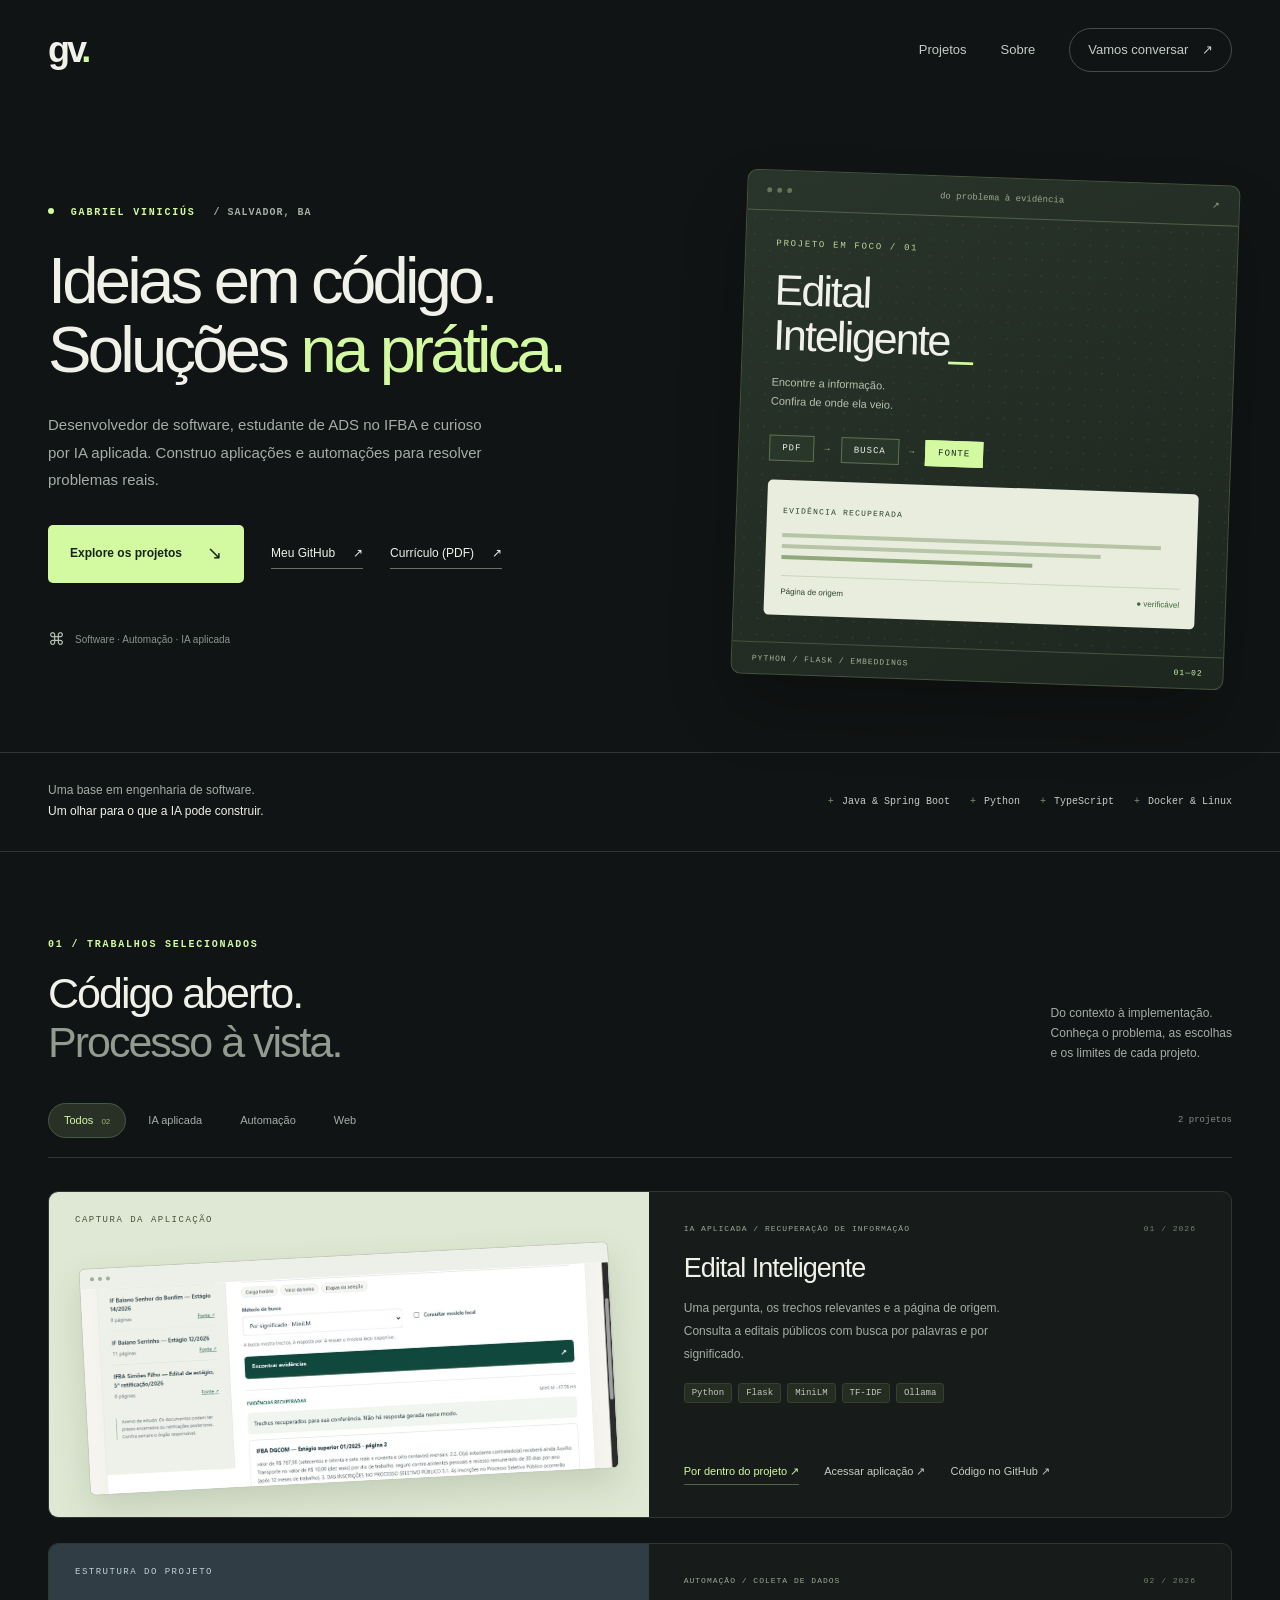
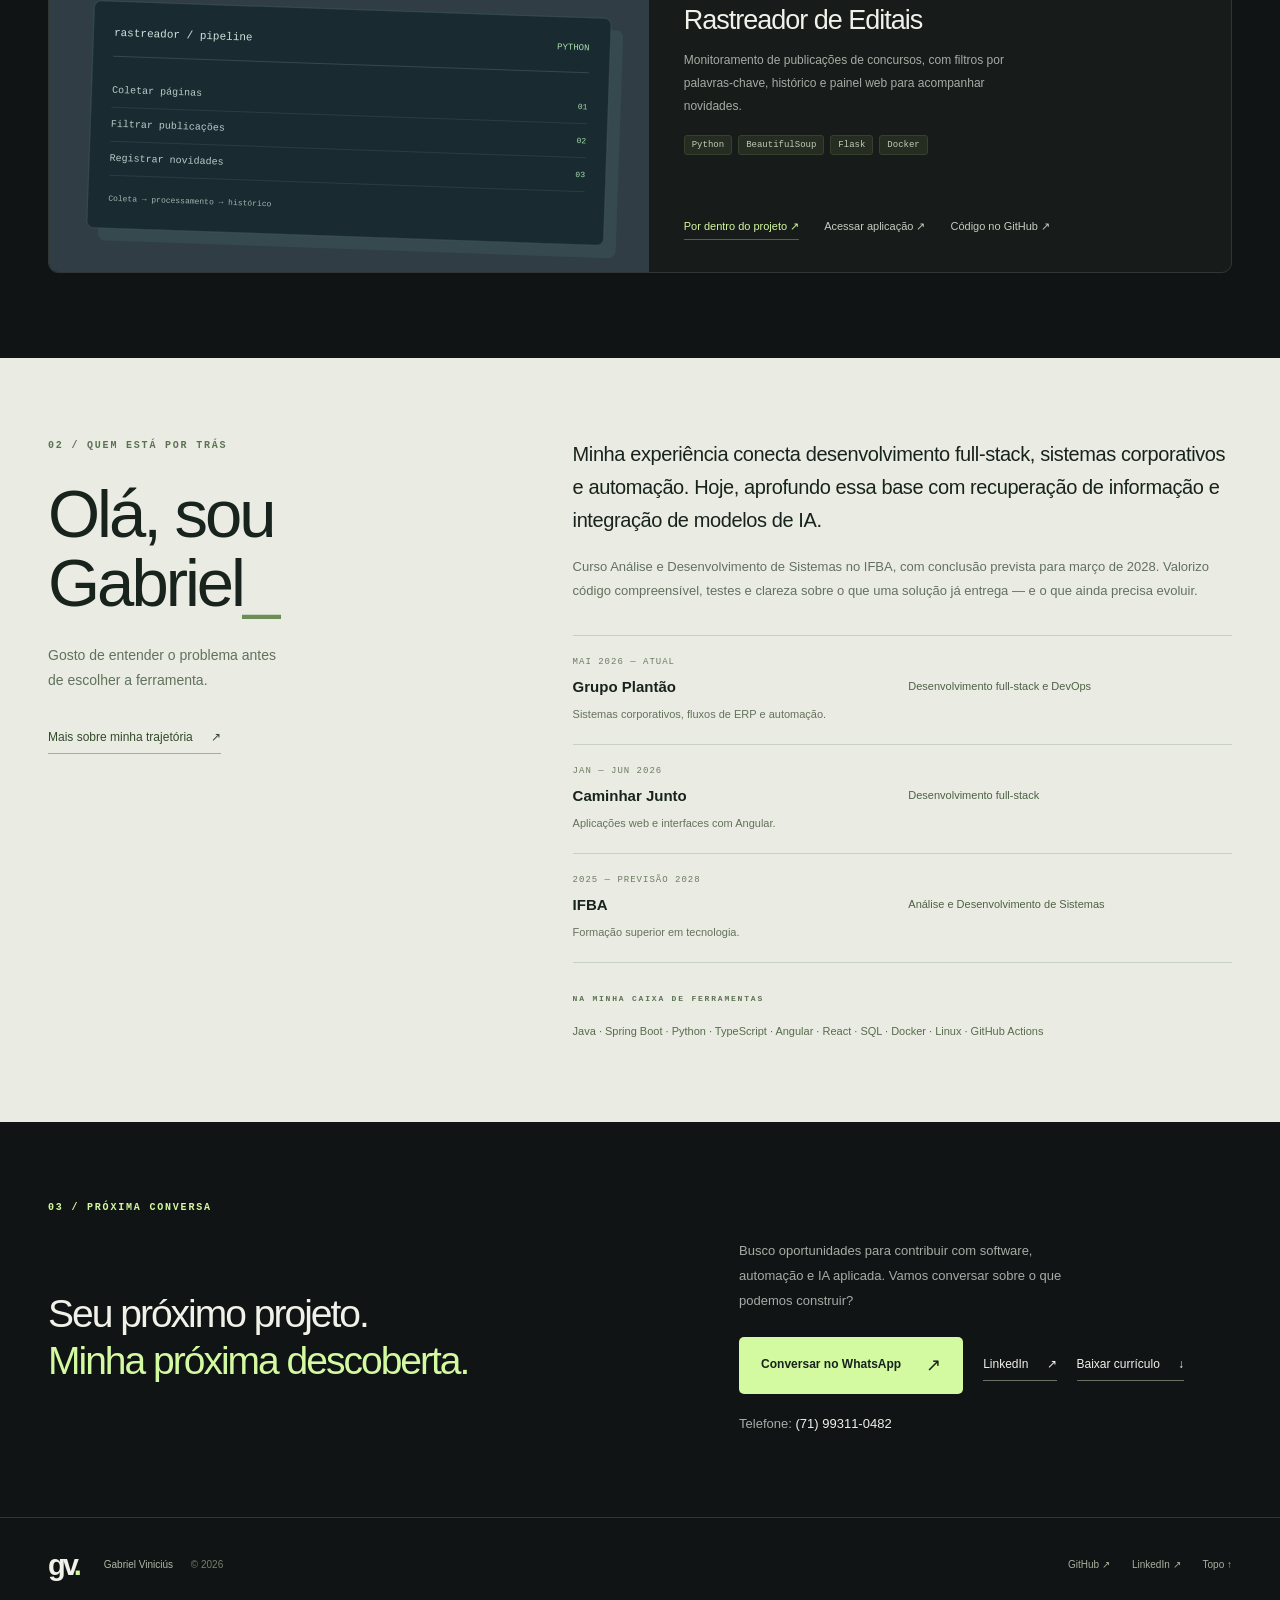
<file: docs/index.html>
<!doctype html>
<html lang="pt-BR">
<head>
  <meta charset="utf-8">
  <meta name="viewport" content="width=device-width,initial-scale=1">
  <meta name="theme-color" content="#111414">
  <meta name="description" content="Portfólio de Gabriel Viniciús. Desenvolvimento de software, automação e IA aplicada. Conheça projetos, experiências e decisões técnicas.">
  <meta property="og:type" content="website">
  <meta property="og:title" content="Gabriel Viniciús — Software & IA aplicada">
  <meta property="og:description" content="Aplicações, automações e projetos de IA com código, decisões e evidências.">
  <meta property="og:url" content="https://programmergv.github.io/">
  <meta property="og:image" content="https://programmergv.github.io/assets/social.png">
  <meta property="og:image:width" content="1200">
  <meta property="og:image:height" content="630">
  <meta name="twitter:card" content="summary_large_image">
  <title>Gabriel Viniciús — Software & IA aplicada</title>
  <link rel="canonical" href="https://programmergv.github.io/">
  <link rel="icon" href="assets/favicon.svg" type="image/svg+xml">
  <link rel="stylesheet" href="styles.css?v=20261102-cicd">
  <script src="site.js?v=20261102-cicd" defer></script>
</head>
<body>
<a class="skip-link" href="#conteudo">Pular para o conteúdo</a>
<header class="site-header wrap">
  <a class="brand" href="#inicio" aria-label="Gabriel Viniciús, início">gv<span>.</span></a>
  <nav aria-label="Navegação principal"><a href="#projetos">Projetos</a><a href="#sobre">Sobre</a><a href="#contato" class="nav-contact">Vamos conversar <span aria-hidden="true">↗</span></a></nav>
</header>
<main id="conteudo">
  <section class="hero wrap" id="inicio" aria-labelledby="hero-title">
    <div class="hero-copy">
      <p class="eyebrow"><span class="status-dot"></span> GABRIEL VINICIÚS <span class="eyebrow-location">/ SALVADOR, BA</span></p>
      <h1 id="hero-title">Ideias em código.<br>Soluções <span>na prática.</span></h1>
      <p class="hero-description">Desenvolvedor de software, estudante de ADS no IFBA e curioso por IA aplicada. Construo aplicações e automações para resolver problemas reais.</p>
      <div class="hero-actions"><a class="button primary" href="#projetos">Explore os projetos <span aria-hidden="true">↘</span></a><a class="text-link" href="https://github.com/ProgrammerGV" target="_blank" rel="noopener noreferrer">Meu GitHub <span aria-hidden="true">↗</span></a><a class="text-link" href="assets/curriculo-gabriel-vinicius.pdf" target="_blank" rel="noopener noreferrer">Currículo (PDF) <span aria-hidden="true">↗</span></a></div>
      <div class="hero-footnote"><span class="tiny-mark" aria-hidden="true">⌘</span><span>Software · Automação · IA aplicada</span></div>
    </div>
    <a href="#projetos" class="hero-art" aria-label="Conhecer o projeto Edital Inteligente">
      <div class="art-toolbar"><span class="window-dots" aria-hidden="true"><i></i><i></i><i></i></span><span>do problema à evidência</span><span aria-hidden="true">↗</span></div>
      <div class="art-body"><p class="art-kicker">PROJETO EM FOCO / 01</p><h2>Edital<br>Inteligente<span>_</span></h2><p>Encontre a informação.<br>Confira de onde ela veio.</p>
      <div class="pipeline" aria-label="Pipeline: documento, busca e evidência"><span>PDF</span><b aria-hidden="true">→</b><span>BUSCA</span><b aria-hidden="true">→</b><span>FONTE</span></div>
      <div class="art-sample"><span class="sample-label">EVIDÊNCIA RECUPERADA</span><div class="sample-lines" aria-hidden="true"><i></i><i></i><i></i></div><div class="sample-bottom"><span>Página de origem</span><span class="verified">● verificável</span></div></div></div>
      <div class="art-footer"><span>PYTHON / FLASK / EMBEDDINGS</span><span class="art-number">01—02</span></div>
    </a>
  </section>
  <div class="intro-strip wrap"><p>Uma base em engenharia de software.<br><strong>Um olhar para o que a IA pode construir.</strong></p><div class="strip-tags"><span>Java & Spring Boot</span><span>Python</span><span>TypeScript</span><span>Docker & Linux</span></div></div>
  <section class="projects-section wrap" id="projetos" aria-labelledby="projects-title">
    <div class="section-heading"><div><p class="eyebrow">01 / TRABALHOS SELECIONADOS</p><h2 id="projects-title">Código aberto.<br><span>Processo à vista.</span></h2></div><p>Do contexto à implementação.<br>Conheça o problema, as escolhas<br>e os limites de cada projeto.</p></div>
    <div class="filter-row"><div class="filters" role="group" aria-label="Filtrar projetos"><button type="button" class="active" data-filter="all" aria-pressed="true">Todos <span>02</span></button><button type="button" data-filter="ia" aria-pressed="false">IA aplicada</button><button type="button" data-filter="automacao" aria-pressed="false">Automação</button><button type="button" data-filter="web" aria-pressed="false">Web</button></div><span id="project-count" class="project-count" aria-live="polite">2 projetos</span></div>
    <div id="projects" class="projects-list" aria-live="polite"><p class="loading-note">Carregando projetos…</p></div>
    <noscript><p>Conheça os projetos diretamente no GitHub: <a href="https://github.com/ProgrammerGV/edital-inteligente">Edital Inteligente</a> e <a href="https://github.com/ProgrammerGV/INF032-Programa-o_Python/tree/main/projeto/rastreador-editais">Rastreador de Editais</a>.</p></noscript>
  </section>
  <section class="about-section" id="sobre" aria-labelledby="about-title"><div class="wrap about-grid">
    <div class="about-intro"><p class="eyebrow">02 / QUEM ESTÁ POR TRÁS</p><h2 id="about-title">Olá, sou<br>Gabriel<span>_</span></h2><p>Gosto de entender o problema antes de escolher a ferramenta.</p><a class="text-link" href="https://www.linkedin.com/in/gabriel-vinici%C3%BAs-8539521b7/" target="_blank" rel="noopener noreferrer">Mais sobre minha trajetória <span aria-hidden="true">↗</span></a></div>
    <div class="about-content"><p class="about-lead">Minha experiência conecta desenvolvimento full-stack, sistemas corporativos e automação. Hoje, aprofundo essa base com recuperação de informação e integração de modelos de IA.</p><p class="muted">Curso Análise e Desenvolvimento de Sistemas no IFBA, com conclusão prevista para março de 2028. Valorizo código compreensível, testes e clareza sobre o que uma solução já entrega — e o que ainda precisa evoluir.</p>
      <div class="timeline"><article><p class="timeline-date">MAI 2026 — ATUAL</p><h3>Grupo Plantão</h3><p>Desenvolvimento full-stack e DevOps</p><span>Sistemas corporativos, fluxos de ERP e automação.</span></article><article><p class="timeline-date">JAN — JUN 2026</p><h3>Caminhar Junto</h3><p>Desenvolvimento full-stack</p><span>Aplicações web e interfaces com Angular.</span></article><article><p class="timeline-date">2025 — PREVISÃO 2028</p><h3>IFBA</h3><p>Análise e Desenvolvimento de Sistemas</p><span>Formação superior em tecnologia.</span></article></div>
      <div class="toolbox"><span class="eyebrow">NA MINHA CAIXA DE FERRAMENTAS</span><p>Java · Spring Boot · Python · TypeScript · Angular · React · SQL · Docker · Linux · GitHub Actions</p></div>
    </div>
  </div></section>
  <section class="contact-section wrap" id="contato" aria-labelledby="contact-title"><p class="eyebrow">03 / PRÓXIMA CONVERSA</p><div class="contact-grid"><h2 id="contact-title">Seu próximo projeto.<br><span>Minha próxima descoberta.</span></h2><div><p>Busco oportunidades para contribuir com software, automação e IA aplicada. Vamos conversar sobre o que podemos construir?</p><div class="contact-actions"><a class="button primary" href="https://wa.me/5571993110482" target="_blank" rel="noopener noreferrer">Conversar no WhatsApp <span aria-hidden="true">↗</span></a><a class="text-link" href="https://www.linkedin.com/in/gabriel-vinici%C3%BAs-8539521b7/" target="_blank" rel="noopener noreferrer">LinkedIn <span aria-hidden="true">↗</span></a><a class="text-link" href="assets/curriculo-gabriel-vinicius.pdf" download="Curriculo_Gabriel_Vinicius.pdf">Baixar currículo <span aria-hidden="true">↓</span></a></div><p class="contact-phone">Telefone: <a href="tel:+5571993110482">(71) 99311-0482</a></p></div></div></section>
</main>
<footer class="site-footer wrap"><a class="brand" href="#inicio" aria-label="Voltar ao início">gv<span>.</span></a><p>Gabriel Viniciús <span>© 2026</span></p><div><a href="https://github.com/ProgrammerGV" target="_blank" rel="noopener noreferrer">GitHub ↗</a><a href="https://www.linkedin.com/in/gabriel-vinici%C3%BAs-8539521b7/" target="_blank" rel="noopener noreferrer">LinkedIn ↗</a><a href="#inicio">Topo ↑</a></div></footer>
<dialog id="project-dialog" aria-labelledby="dialog-title"><div class="dialog-toolbar"><span>POR DENTRO DO PROJETO</span><button id="dialog-close" type="button" aria-label="Fechar detalhes do projeto">Fechar <span aria-hidden="true">×</span></button></div><div id="dialog-content"></div></dialog>
</body>
</html>
</file>
<file: docs/styles.css>
:root{--bg:#111414;--panel:#191d1c;--ink:#f0f1e9;--muted:#a5ada6;--line:#303733;--accent:#d3f9a1;--dim:#748674;--paper:#eaece3;--dark:#17231c}*{box-sizing:border-box}html{scroll-behavior:smooth;scroll-padding-top:30px}body{margin:0;background:var(--bg);color:var(--ink);font:15px/1.65 Inter,'Segoe UI',Arial,sans-serif;-webkit-font-smoothing:antialiased}button,a{-webkit-tap-highlight-color:transparent}a{color:inherit}button{font:inherit}a,button{touch-action:manipulation}button:focus-visible,a:focus-visible,summary:focus-visible{outline:2px solid var(--accent);outline-offset:5px}.wrap{max-width:1280px;margin:0 auto;padding-left:48px;padding-right:48px}.skip-link{position:absolute;left:20px;top:-60px;z-index:10;background:var(--accent);color:var(--bg);padding:12px}.skip-link:focus{top:12px}.site-header{height:100px;display:flex;align-items:center;justify-content:space-between}.brand{font-size:36px;letter-spacing:-3px;line-height:1;font-weight:800;text-decoration:none}.brand span{color:var(--accent)}nav{display:flex;gap:34px;align-items:center}nav a{text-decoration:none;font-size:13px;color:#c5ccc5}nav a:hover{color:var(--accent)}.nav-contact{border:1px solid #454d45;border-radius:30px;padding:10px 18px}.nav-contact span{margin-left:10px}.hero{display:grid;grid-template-columns:1.3fr 1fr;gap:50px;align-items:center;padding-top:77px;padding-bottom:70px}.eyebrow{font:600 10px/1.5 'Courier New',monospace;letter-spacing:1.8px;margin:0 0 26px;color:var(--accent)}.status-dot{display:inline-block;width:6px;height:6px;margin-right:9px;background:var(--accent);border-radius:50%;vertical-align:1px}.eyebrow-location{color:var(--muted);letter-spacing:1px;margin-left:10px}h1{font-size:clamp(48px,5.1vw,69px);font-weight:500;line-height:1.06;letter-spacing:-3.8px;margin:0 0 27px;white-space:nowrap}h1 span{color:var(--accent)}.hero-description{font-size:15px;color:var(--muted);max-width:435px;line-height:1.85;margin:0 0 31px}.hero-actions{display:flex;align-items:center;gap:27px}.button{display:inline-flex;align-items:center;justify-content:space-between;gap:25px;padding:14px 22px;text-decoration:none;border:0;border-radius:5px;font-size:12px;font-weight:650;cursor:pointer;transition:background .15s,transform .15s}.button.primary{background:var(--accent);color:var(--dark)}.button.primary:hover{background:#e1ffba;transform:translateY(-2px)}.button span{font-size:18px;font-weight:400}.text-link{font-size:12px;text-decoration:none;border-bottom:1px solid #687162;padding:5px 0;display:inline-flex;gap:18px;align-items:center}.text-link:hover{color:var(--accent)}.hero-footnote{display:flex;align-items:center;gap:10px;font-size:10px;color:#899489;margin-top:43px}.tiny-mark{font-size:17px;color:#b4bfb2}.hero-art{display:block;text-decoration:none;border:1px solid #46533d;border-radius:10px;background:linear-gradient(145deg,#29342b,#1d271f);box-shadow:0 35px 65px #0003;transform:rotate(2deg);transition:transform .25s;overflow:hidden;position:relative}.hero-art:hover{transform:rotate(0)}.art-toolbar{display:flex;justify-content:space-between;align-items:center;padding:14px 19px;border-bottom:1px solid #526046;font:9px 'Courier New',monospace;color:#9da98e}.window-dots{display:flex;gap:5px}.window-dots i{width:5px;height:5px;border-radius:50%;background:#647559}.art-body{padding:28px 30px 27px;background-image:radial-gradient(#7f8a601f 1px,transparent 1px);background-size:16px 16px}.art-kicker{font:9px 'Courier New',monospace;letter-spacing:1.7px;color:#bbd699;margin:0 0 19px}.art-body h2{font-weight:500;line-height:1.05;font-size:43px;letter-spacing:-2px;margin:0 0 15px}.art-body h2 span{color:var(--accent)}.art-body>p:not(.art-kicker){font-size:11px;line-height:1.7;color:#b7c1ae;margin:0 0 24px}.pipeline{display:flex;align-items:center;gap:10px;margin-bottom:19px;font:9px 'Courier New',monospace;letter-spacing:1px}.pipeline span{border:1px solid #5f7150;padding:7px 12px;background:#29372b}.pipeline span:last-child{background:var(--accent);color:var(--dark);border-color:var(--accent)}.pipeline b{color:#a7be88;font-weight:400}.art-sample{background:#e8eddd;border-radius:5px;color:#2b432c;padding:16px}.sample-label{font:8px 'Courier New',monospace;letter-spacing:1.2px}.sample-lines{display:grid;gap:7px;margin:13px 0 16px}.sample-lines i{display:block;width:95%;height:4px;background:#b7c5a7}.sample-lines i:nth-child(2){width:80%}.sample-lines i:last-child{width:63%;background:#90a87c}.sample-bottom{display:flex;justify-content:space-between;font-size:8px;border-top:1px solid #cbd6bc;padding-top:9px}.verified{color:#3a6635}.art-footer{display:flex;justify-content:space-between;align-items:center;padding:11px 20px;font:8px 'Courier New',monospace;color:#a6b498;letter-spacing:1px;border-top:1px solid #46533d}.art-number{color:var(--accent)}.intro-strip{display:flex;align-items:center;justify-content:space-between;gap:20px;padding-top:27px;padding-bottom:28px;border-top:1px solid var(--line);border-bottom:1px solid var(--line)}.intro-strip>p{color:var(--muted);font-size:12px;line-height:1.8;margin:0}.intro-strip strong{font-weight:500;color:var(--ink)}.strip-tags{display:flex;gap:20px;flex-wrap:wrap;font:10px 'Courier New',monospace;color:#c5cdc0}.strip-tags span:before{content:'+';color:#7a9271;margin-right:8px}.projects-section{padding-top:85px;padding-bottom:85px}.section-heading{display:flex;align-items:end;justify-content:space-between;gap:30px;margin-bottom:35px}.section-heading .eyebrow{margin-bottom:17px}.section-heading h2,.contact-grid h2{font-size:43px;line-height:1.15;font-weight:450;letter-spacing:-2px;margin:0}.section-heading h2 span{color:#919b90}.section-heading>p{font-size:12px;color:var(--muted);margin:0 0 4px}.filter-row{display:flex;align-items:center;justify-content:space-between;gap:12px;border-bottom:1px solid var(--line);padding-bottom:19px;margin-bottom:33px}.filters{display:flex;gap:6px;flex-wrap:wrap}.filters button{background:transparent;color:var(--muted);border:1px solid transparent;border-radius:25px;font-size:11px;padding:7px 15px;cursor:pointer;min-height:35px}.filters button.active{background:#293127;color:var(--accent);border-color:#49583e}.filters button:hover{color:var(--accent)}.filters button span{font-size:8px;margin-left:5px;opacity:.65}.project-count{font:9px 'Courier New',monospace;color:#858e83;white-space:nowrap}.projects-list{display:grid;gap:25px}.project{display:grid;grid-template-columns:1.03fr 1fr;gap:0;border:1px solid var(--line);border-radius:10px;overflow:hidden;background:#171b19}.project-visual{position:relative;min-height:310px;overflow:hidden;display:flex;flex-direction:column;justify-content:center;padding:35px}.visual-edital{background:#dfe8d4}.visual-rastreador{background:#303d44}.visual-ford{background:#283c69}.project-visual .visual-label{font:9px 'Courier New',monospace;letter-spacing:1.5px;position:absolute;top:23px;left:26px;color:#42553b}.visual-edital .browser-mock{margin-top:28px;transform:rotate(-3deg);background:white;box-shadow:0 15px 35px #29432226;border:1px solid #c1cbb8;border-radius:6px;overflow:hidden}.mock-bar{height:20px;background:#edf0e8;display:flex;align-items:center;gap:4px;padding:0 10px}.mock-bar i{width:4px;height:4px;border-radius:50%;background:#a1ae95}.browser-mock img{display:block;width:100%;height:205px;object-fit:cover;object-position:center 67%}.visual-rastreador .visual-label,.visual-ford .visual-label{color:#c1d2d8}.tracker-view{font:11px 'Courier New',monospace;color:#d2e2dd;padding:25px 20px;border:1px solid #6b858355;background:#192b30;box-shadow:12px 12px 0 #43606555;border-radius:7px;margin:30px 6px 0;transform:rotate(2deg)}.tracker-header{display:flex;justify-content:space-between;border-bottom:1px solid #6b858355;padding-bottom:17px;margin-bottom:17px}.tracker-header span:last-child{color:#a8ddad;font-size:9px}.tracker-row{display:flex;justify-content:space-between;gap:10px;border-bottom:1px solid #6b858333;padding:11px 0;font-size:10px;color:#baccc9}.tracker-row b{font-weight:400;color:#a8ddad;font-size:8px;align-self:center}.tracker-caption{color:#a2b6b0;font-size:8px;margin:18px 0 0}.angular-view{color:#e2e9ff;position:relative;padding:22px 20px;border:1px solid #b3c7ff55;border-radius:7px;background:#172a54;margin-top:25px;transform:rotate(-2deg);box-shadow:13px 13px 0 #6278a72b}.angular-logo{width:42px;height:45px;clip-path:polygon(50% 0,100% 18%,90% 78%,50% 100%,10% 78%,0 18%);display:grid;place-items:center;background:#aab9f2;color:#223253;font-size:25px;font-weight:700;margin-bottom:18px}.angular-view>p{font-size:19px;letter-spacing:-.5px;margin:0 0 18px}.route-row{display:flex;gap:6px;align-items:center;font:9px 'Courier New',monospace}.route-row span{border:1px solid #8b9ccb66;padding:6px 9px;border-radius:3px}.route-row i{color:#8b9ccb;font-style:normal}.angular-caption{font:8px 'Courier New',monospace;color:#9eb1df;margin-top:18px!important;letter-spacing:1px}.project-info{padding:32px 35px;display:flex;flex-direction:column;align-items:start}.project-meta{display:flex;justify-content:space-between;gap:12px;width:100%;font:8px 'Courier New',monospace;letter-spacing:1px;color:#9da898;margin-bottom:19px}.project-meta span:last-child{color:#778271;white-space:nowrap}.project h3{font-size:27px;font-weight:500;line-height:1.2;letter-spacing:-1px;margin:0 0 13px}.project-description{font-size:12px;line-height:1.9;color:var(--muted);margin:0 0 18px;max-width:360px}.project-tags{display:flex;flex-wrap:wrap;gap:6px;margin-bottom:25px}.project-tags span{font:9px 'Courier New',monospace;color:#c0cab8;background:#252d23;border:1px solid #35402f;padding:4px 7px;border-radius:3px}.project-links{display:flex;gap:25px;align-items:center;margin-top:auto}.case-button{background:none;color:var(--accent);border:0;border-bottom:1px solid #526346;padding:4px 0;font-size:11px;cursor:pointer}.project-links a{font-size:11px;text-decoration:none;color:#c4ccc0}.project-links a:hover{color:var(--accent)}.project[hidden]{display:none}.about-section{background:var(--paper);color:var(--dark);padding:80px 0}.about-grid{display:grid;grid-template-columns:.8fr 1.2fr;gap:85px}.about-intro .eyebrow{color:#5d7254}.about-intro h2{font-size:67px;line-height:1.04;letter-spacing:-3px;font-weight:450;margin:0 0 25px}.about-intro h2 span{color:#6d8c56}.about-intro>p:not(.eyebrow){color:#61715c;font-size:14px;max-width:240px;line-height:1.8;margin-bottom:30px}.about-intro .text-link{color:#324a2b;border-color:#a1b097}.about-lead{font-size:20px;line-height:1.65;letter-spacing:-.4px;margin:0 0 18px}.muted{color:#64705f;font-size:13px;line-height:1.9;margin:0}.timeline{margin-top:31px}.timeline article{display:grid;grid-template-columns:1fr 1fr;padding:21px 0;border-top:1px solid #c8d1c1;column-gap:12px}.timeline-date{grid-column:1/-1;font:9px 'Courier New',monospace;letter-spacing:1px;color:#6b7c61;margin:0 0 8px}.timeline h3{font-size:15px;font-weight:600;margin:0}.timeline article>p:not(.timeline-date){font-size:11px;margin:2px 0;color:#4d6145}.timeline article>span{grid-column:1/-1;font-size:11px;color:#63725b;margin-top:5px}.toolbox{padding:21px 0 0;border-top:1px solid #c8d1c1}.toolbox .eyebrow{font-size:8px;color:#5d7254}.toolbox p{font-size:11px;line-height:2;color:#586b4d;margin:12px 0 0}.contact-section{padding-top:78px;padding-bottom:80px}.contact-section .eyebrow{margin-bottom:24px}.contact-grid{display:grid;grid-template-columns:1.25fr 1fr;gap:75px;align-items:center}.contact-grid h2{font-size:39px;line-height:1.2}.contact-grid h2 span{color:var(--accent)}.contact-grid p{font-size:13px;color:var(--muted);line-height:1.9;margin:0 0 23px;max-width:335px}.site-footer{display:flex;align-items:center;gap:25px;padding-top:29px;padding-bottom:32px;border-top:1px solid var(--line)}.site-footer .brand{font-size:29px}.site-footer>p{font-size:10px;color:#b0b9a9}.site-footer>p span{color:#75816c;margin-left:15px}.site-footer>div{margin-left:auto;display:flex;gap:22px}.site-footer>div a{font-size:10px;text-decoration:none;color:#a7b19f}dialog{color:var(--ink);background:#191f1a;border:1px solid #536546;border-radius:12px;width:min(760px,92vw);max-height:88vh;padding:0;box-shadow:0 30px 90px #0007}dialog::backdrop{background:#050a08cc;backdrop-filter:blur(5px)}.dialog-toolbar{display:flex;justify-content:space-between;align-items:center;position:sticky;top:0;z-index:1;background:#191f1a;border-bottom:1px solid #35452e;padding:16px 25px;font:9px 'Courier New',monospace;color:#b2c2a6;letter-spacing:1px}.dialog-toolbar button{background:none;color:var(--ink);border:1px solid #5d6e53;border-radius:5px;font:11px 'Segoe UI',sans-serif;padding:8px 12px;cursor:pointer}.dialog-toolbar button span{margin-left:8px}#dialog-content{padding:25px 30px 35px}#dialog-content h2{font-size:35px;font-weight:500;letter-spacing:-1px;line-height:1.2;margin:0 0 20px}#dialog-content h3{font-size:12px;color:var(--accent);margin:22px 0 8px}#dialog-content p{font-size:13px;line-height:1.85;color:#bec8b7;margin:0}#dialog-content img{width:100%;border-radius:6px;margin-bottom:4px}#dialog-content video{display:block;width:100%;border-radius:6px;margin:23px 0 8px}#dialog-content .video-caption{font-size:10px;color:#91a183;margin-bottom:22px}.dialog-actions{display:flex;gap:25px;margin-top:27px}.dialog-actions a{font-size:12px;color:var(--accent)}body.dialog-open{overflow:hidden}.loading-note{font-size:13px;color:var(--muted)}@media(min-width:1450px){.hero{gap:80px}h1{font-size:70px}}@media(max-width:1050px){.wrap{padding-left:32px;padding-right:32px}.hero{gap:30px}h1{font-size:54px;letter-spacing:-3px}.eyebrow-location{display:block;margin-left:0;margin-top:5px}.art-body{padding:25px}.art-body h2{font-size:37px}.strip-tags{gap:12px}.project-info{padding:28px}.project-visual{padding:25px}.project h3{font-size:24px}.about-grid{gap:50px}.contact-grid{gap:35px}}@media(max-width:760px){.site-header{height:80px}.wrap{padding-left:23px;padding-right:23px}nav{gap:20px}nav a{font-size:11px}.nav-contact{padding:8px 13px}.hero{grid-template-columns:1fr;padding-top:37px;padding-bottom:47px;gap:42px}.eyebrow-location{display:inline;margin-left:7px}h1{font-size:clamp(41px,8.5vw,61px);letter-spacing:-2.8px;white-space:normal}.hero-description{max-width:500px;font-size:14px}.hero-footnote{margin-top:25px}.hero-art{max-width:500px;margin:0 auto;width:100%;transform:rotate(1deg)}.art-body{padding:26px 28px;display:grid;grid-template-columns:1fr 1fr;gap:0 20px}.art-kicker{grid-column:1/-1}.art-body h2{font-size:35px;grid-column:1}.art-body>p:not(.art-kicker){grid-column:1;font-size:10px}.pipeline{grid-column:1/-1;justify-content:center}.art-sample{grid-column:2;grid-row:2/4;align-self:center}.sample-bottom{gap:5px}.sample-bottom span:first-child{display:none}.intro-strip{align-items:start;flex-direction:column;gap:17px}.strip-tags{font-size:9px;gap:15px}.projects-section{padding-top:55px;padding-bottom:55px}.section-heading{align-items:start;flex-direction:column;gap:18px;margin-bottom:25px}.section-heading h2{font-size:36px}.section-heading>p br{display:none}.section-heading>p{max-width:330px}.filter-row{gap:5px}.filters{gap:1px}.filters button{padding:7px 10px;font-size:10px}.project-count{font-size:8px}.project{grid-template-columns:1fr}.project-visual{min-height:255px;padding:25px 33px}.browser-mock img{height:180px}.project-info{padding:27px}.project-description{max-width:none}.project h3{font-size:27px}.project-meta{font-size:8px}.project-tags{margin-bottom:20px}.about-section{padding:55px 0}.about-grid{grid-template-columns:1fr;gap:35px}.about-intro h2{font-size:55px}.about-intro h2 br{display:none}.about-intro>p:not(.eyebrow){max-width:330px;margin-bottom:17px}.about-lead{font-size:18px}.timeline article{grid-template-columns:1fr}.timeline article>span{grid-column:1}.contact-section{padding-top:55px;padding-bottom:55px}.contact-grid{grid-template-columns:1fr;gap:23px}.contact-grid h2{font-size:34px}.contact-grid p{max-width:420px}.site-footer{flex-wrap:wrap;gap:16px}.site-footer>p{margin-left:auto}.site-footer>div{width:100%;margin-left:0;justify-content:space-between;padding-top:10px}.site-footer>p span{margin-left:8px}.dialog-toolbar{padding:14px 18px}#dialog-content{padding:25px 22px}#dialog-content h2{font-size:29px}}@media(max-width:380px){.eyebrow-location{display:none}nav{gap:13px}.nav-contact{padding:7px 9px}.nav-contact span{margin-left:3px}h1{font-size:39px}.hero-actions{gap:20px}.button{padding:13px 16px;gap:15px}.art-body{grid-template-columns:1fr}.art-sample{grid-column:1;grid-row:auto;margin-bottom:18px}.pipeline{grid-row:5}.project-count{display:none}}@media(prefers-reduced-motion:reduce){html{scroll-behavior:auto}*{transition:none!important}.hero-art{transform:none}}
.contact-actions{display:flex;flex-wrap:wrap;align-items:center;gap:20px}.contact-grid .contact-phone{margin:18px 0 0;color:var(--muted)}.contact-phone a{color:var(--ink);text-decoration:none;white-space:nowrap}.contact-phone a:hover{text-decoration:underline}
.hero-actions{flex-wrap:wrap}
.project-links,.dialog-actions{flex-wrap:wrap;row-gap:12px}
</file>
